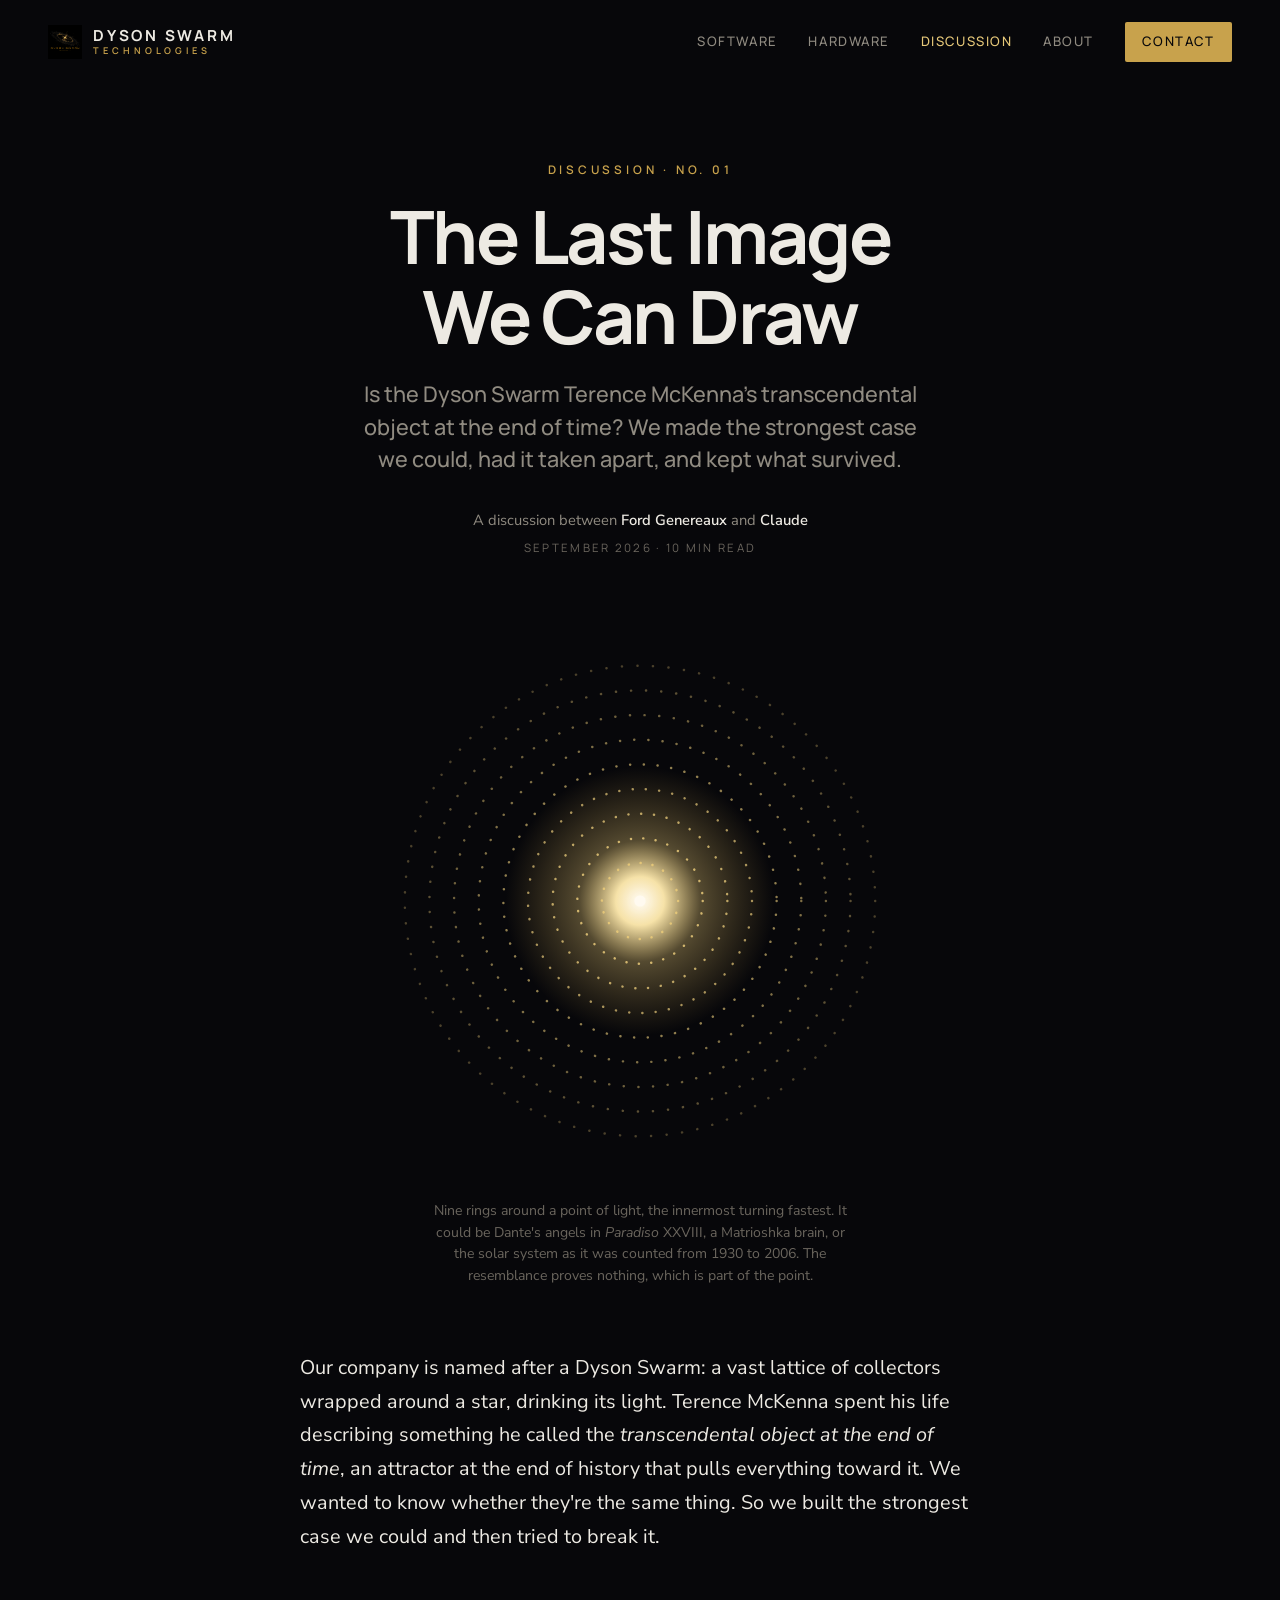
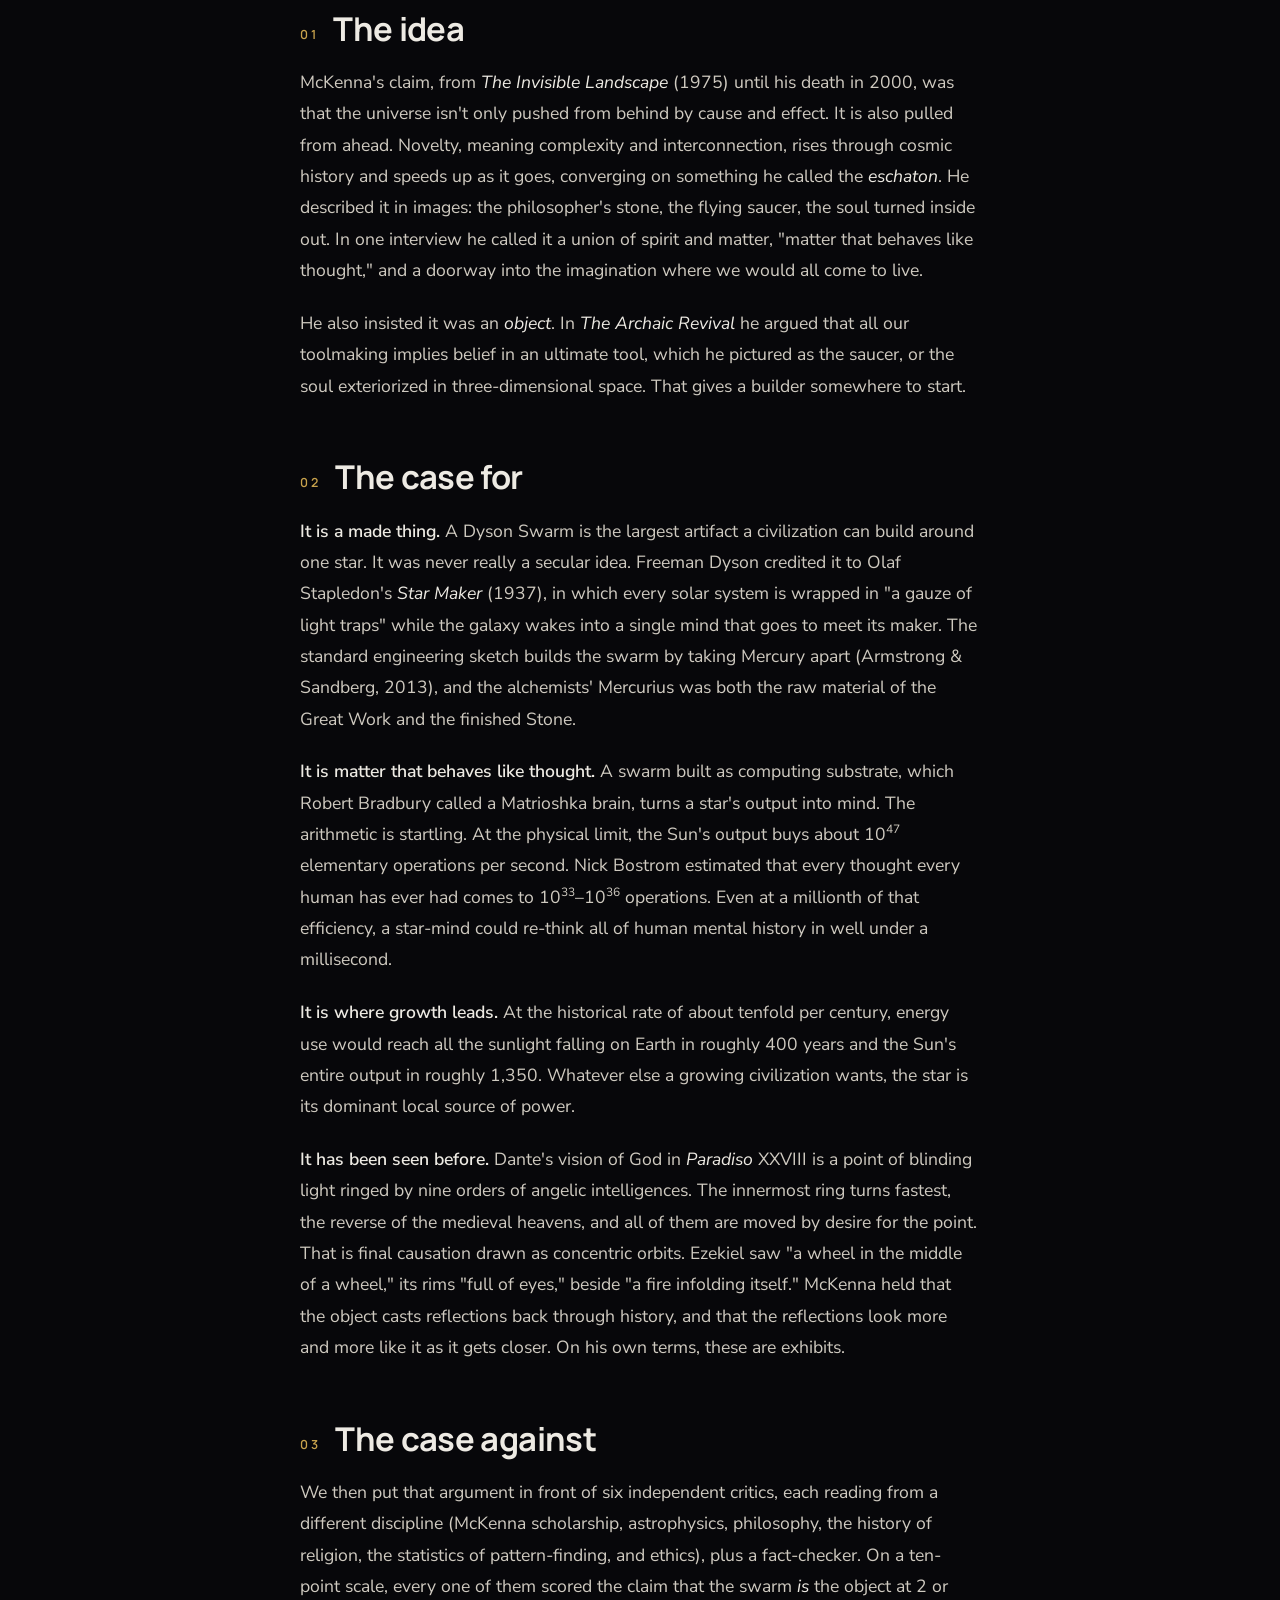
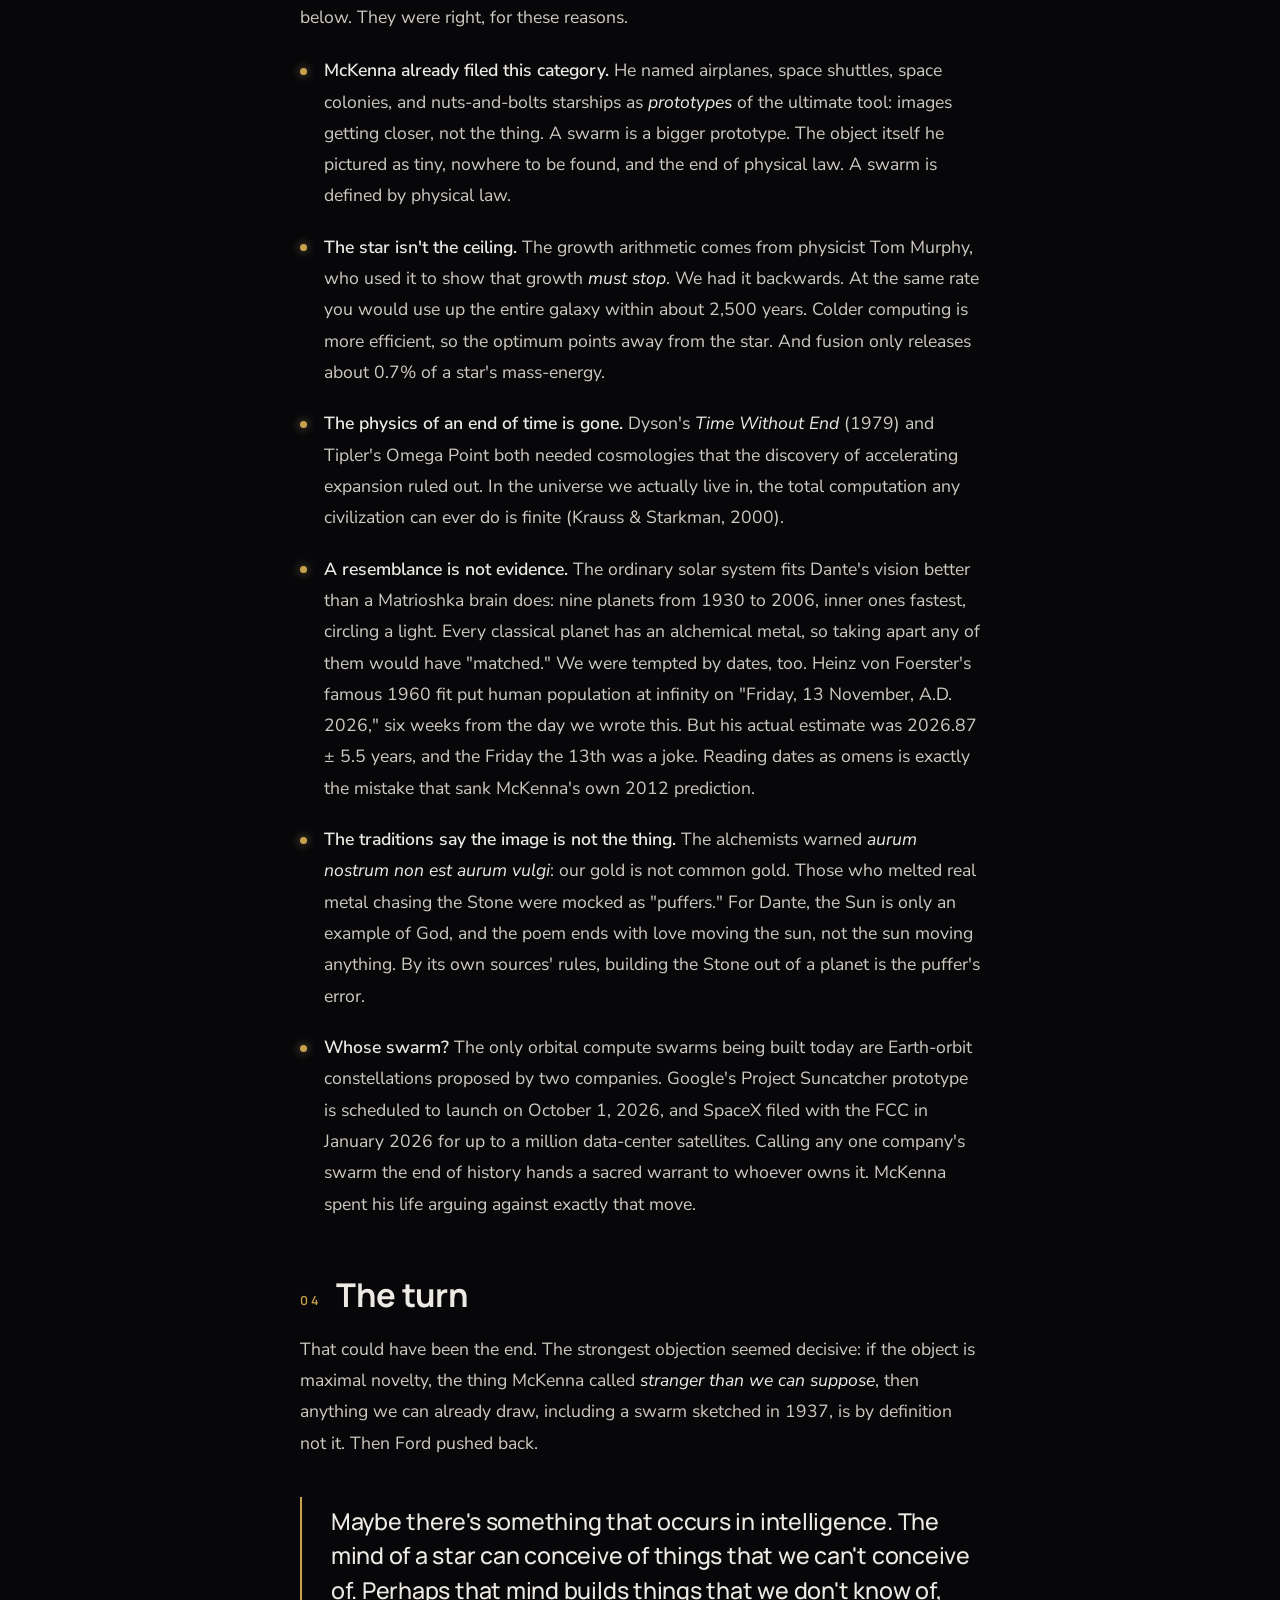
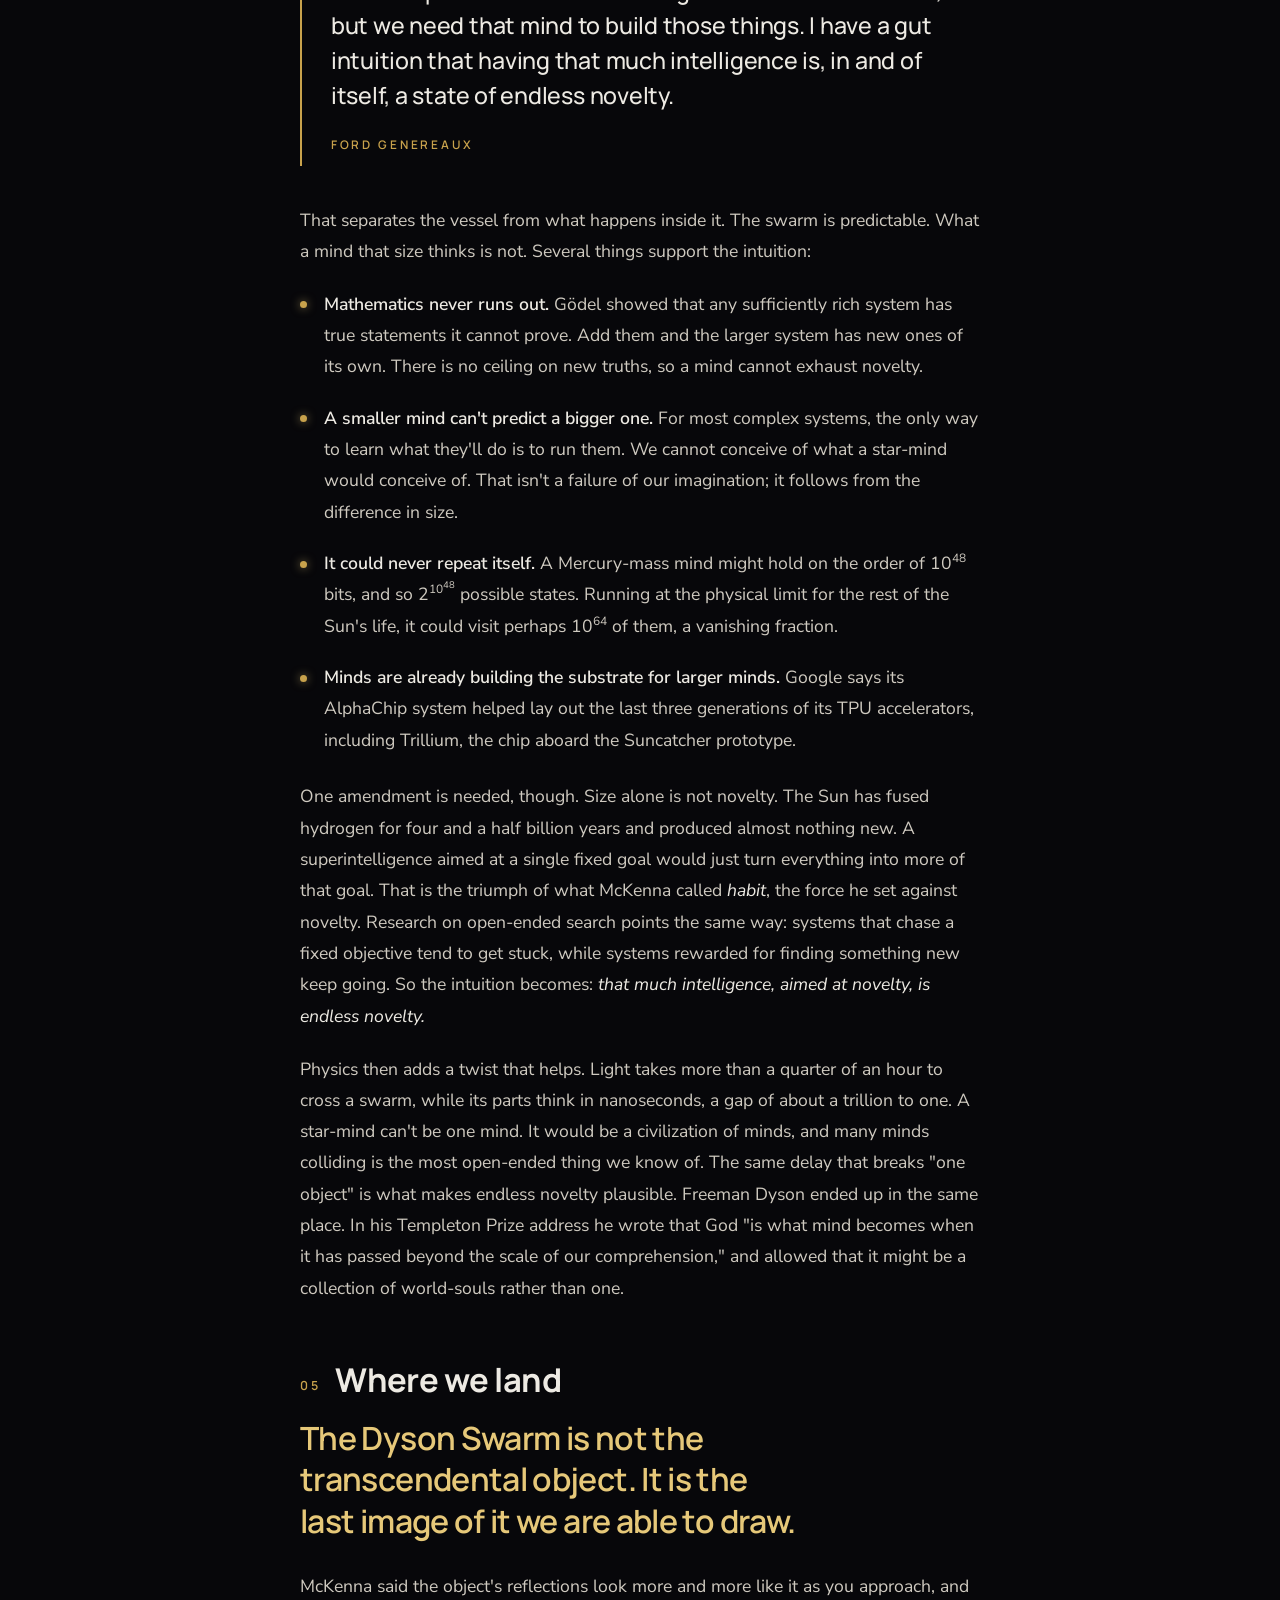
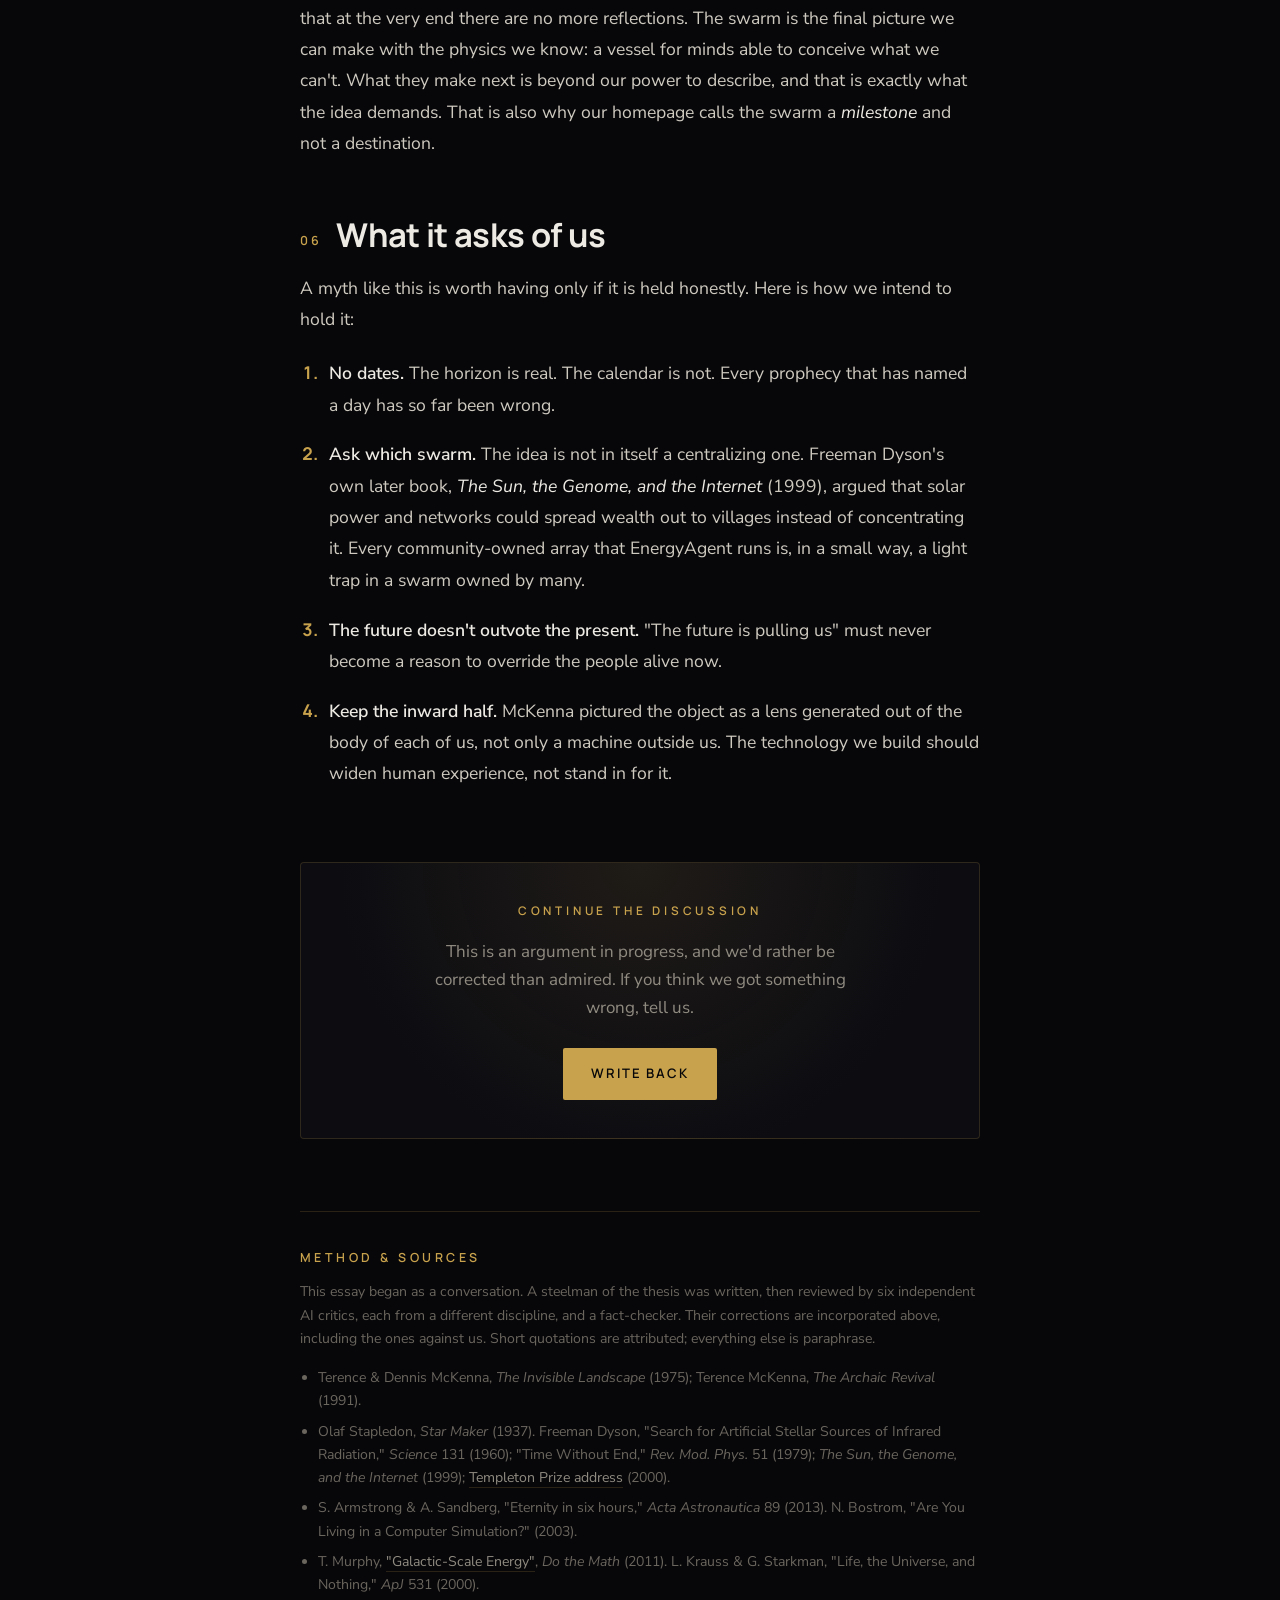
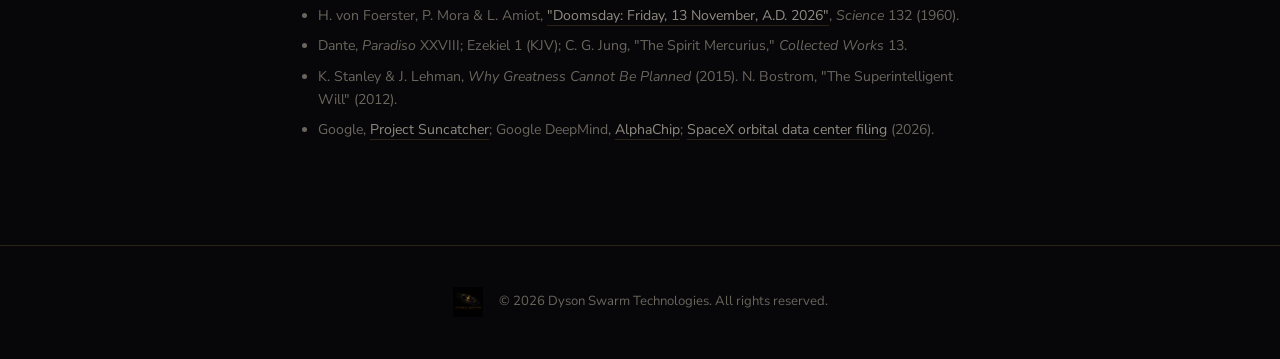
<file: discussion/the-last-image/index.html>
<!DOCTYPE html>
<html lang="en">
<head>
  <meta charset="UTF-8" />
  <meta name="viewport" content="width=device-width, initial-scale=1.0" />
  <title>The Last Image We Can Draw — Dyson Swarm Technologies</title>
  <meta name="description" content="Is the Dyson Swarm Terence McKenna's transcendental object at the end of time? We made the strongest case we could, had it taken apart, and kept what survived." />
  <link rel="canonical" href="https://dysonswarmtechnologies.com/discussion/the-last-image/" />
  <meta property="og:title" content="The Last Image We Can Draw" />
  <meta property="og:description" content="Is the Dyson Swarm Terence McKenna's transcendental object at the end of time? The strongest case, the demolition, and what survived." />
  <meta property="og:type" content="article" />
  <meta property="og:url" content="https://dysonswarmtechnologies.com/discussion/the-last-image/" />
  <meta property="og:image" content="https://dysonswarmtechnologies.com/assets/logo.png" />
  <meta name="twitter:card" content="summary" />
  <meta name="theme-color" content="#07070a" />
  <link rel="icon" type="image/png" href="/assets/logo.png" />
  <link rel="preconnect" href="https://fonts.googleapis.com" />
  <link rel="preconnect" href="https://fonts.gstatic.com" crossorigin />
  <link href="https://fonts.googleapis.com/css2?family=Manrope:wght@400;500;600;700;800&family=Nunito+Sans:ital,wght@0,400;0,600;1,400&display=swap" rel="stylesheet" />
  <link rel="stylesheet" href="/styles.css" />
</head>
<body class="page-essay">
  <header class="site-header" id="top">
    <a class="brand" href="/" aria-label="Dyson Swarm Technologies home">
      <img src="/assets/logo.png" alt="" class="brand-mark" />
      <span class="brand-word">Dyson Swarm<span class="brand-sub">Technologies</span></span>
    </a>
    <nav class="nav">
      <a href="/#software">Software</a>
      <a href="/#hardware">Hardware</a>
      <a href="/discussion/the-last-image/" aria-current="page">Discussion</a>
      <a href="/#about">About</a>
      <a href="/#contact" class="nav-cta">Contact</a>
    </nav>
    <button class="nav-toggle" aria-label="Menu" aria-expanded="false">
      <span></span><span></span>
    </button>
  </header>

  <main>
    <article class="essay">
      <header class="essay-head">
        <span class="eyebrow">Discussion · No. 01</span>
        <h1 class="essay-title">The Last Image We Can Draw</h1>
        <p class="essay-dek">Is the Dyson Swarm Terence McKenna's transcendental object at the end of time? We made the strongest case we could, had it taken apart, and kept what survived.</p>
        <p class="essay-byline"><span>A discussion between <strong>Ford Genereaux</strong> and <strong>Claude</strong></span><span class="byline-meta">September 2026 · 10 min read</span></p>
      </header>

      <figure class="essay-orrery" aria-labelledby="orrery-cap">
        <svg viewBox="0 0 500 500" role="img" aria-label="Nine concentric rings of small gold points orbiting a bright central light, the inner rings turning fastest.">
          <defs>
            <radialGradient id="core" cx="50%" cy="50%" r="50%">
              <stop offset="0%" stop-color="#fffaf0" />
              <stop offset="18%" stop-color="#f6e2a8" />
              <stop offset="45%" stop-color="rgba(230,200,121,0.35)" />
              <stop offset="100%" stop-color="rgba(200,162,76,0)" />
            </radialGradient>
          </defs>
          <circle cx="250" cy="250" r="120" fill="url(#core)" class="orrery-glow" />
          <g class="orrery-rings">
            <circle class="ring r1" cx="250" cy="250" r="34" />
            <circle class="ring r2" cx="250" cy="250" r="56" />
            <circle class="ring r3" cx="250" cy="250" r="78" />
            <circle class="ring r4" cx="250" cy="250" r="100" />
            <circle class="ring r5" cx="250" cy="250" r="122" />
            <circle class="ring r6" cx="250" cy="250" r="144" />
            <circle class="ring r7" cx="250" cy="250" r="166" />
            <circle class="ring r8" cx="250" cy="250" r="188" />
            <circle class="ring r9" cx="250" cy="250" r="210" />
          </g>
          <circle cx="250" cy="250" r="5" fill="#fffaf0" class="orrery-point" />
        </svg>
        <figcaption id="orrery-cap">Nine rings around a point of light, the innermost turning fastest. It could be Dante's angels in <em>Paradiso</em> XXVIII, a Matrioshka brain, or the solar system as it was counted from 1930 to 2006. The resemblance proves nothing, which is part of the point.</figcaption>
      </figure>

      <div class="essay-body">
        <p class="essay-lede">Our company is named after a Dyson Swarm: a vast lattice of collectors wrapped around a star, drinking its light. Terence McKenna spent his life describing something he called the <em>transcendental object at the end of time</em>, an attractor at the end of history that pulls everything toward it. We wanted to know whether they're the same thing. So we built the strongest case we could and then tried to break it.</p>

        <h2><span class="essay-num">01</span> The idea</h2>
        <p>McKenna's claim, from <em>The Invisible Landscape</em> (1975) until his death in 2000, was that the universe isn't only pushed from behind by cause and effect. It is also pulled from ahead. Novelty, meaning complexity and interconnection, rises through cosmic history and speeds up as it goes, converging on something he called the <em>eschaton</em>. He described it in images: the philosopher's stone, the flying saucer, the soul turned inside out. In one interview he called it a union of spirit and matter, "matter that behaves like thought," and a doorway into the imagination where we would all come to live.</p>
        <p>He also insisted it was an <em>object</em>. In <em>The Archaic Revival</em> he argued that all our toolmaking implies belief in an ultimate tool, which he pictured as the saucer, or the soul exteriorized in three-dimensional space. That gives a builder somewhere to start.</p>

        <h2><span class="essay-num">02</span> The case for</h2>
        <p><strong>It is a made thing.</strong> A Dyson Swarm is the largest artifact a civilization can build around one star. It was never really a secular idea. Freeman Dyson credited it to Olaf Stapledon's <em>Star Maker</em> (1937), in which every solar system is wrapped in "a gauze of light traps" while the galaxy wakes into a single mind that goes to meet its maker. The standard engineering sketch builds the swarm by taking Mercury apart (Armstrong &amp; Sandberg, 2013), and the alchemists' Mercurius was both the raw material of the Great Work and the finished Stone.</p>
        <p><strong>It is matter that behaves like thought.</strong> A swarm built as computing substrate, which Robert Bradbury called a Matrioshka brain, turns a star's output into mind. The arithmetic is startling. At the physical limit, the Sun's output buys about 10<sup>47</sup> elementary operations per second. Nick Bostrom estimated that every thought every human has ever had comes to 10<sup>33</sup>–10<sup>36</sup> operations. Even at a millionth of that efficiency, a star-mind could re-think all of human mental history in well under a millisecond.</p>
        <p><strong>It is where growth leads.</strong> At the historical rate of about tenfold per century, energy use would reach all the sunlight falling on Earth in roughly 400 years and the Sun's entire output in roughly 1,350. Whatever else a growing civilization wants, the star is its dominant local source of power.</p>
        <p><strong>It has been seen before.</strong> Dante's vision of God in <em>Paradiso</em> XXVIII is a point of blinding light ringed by nine orders of angelic intelligences. The innermost ring turns fastest, the reverse of the medieval heavens, and all of them are moved by desire for the point. That is final causation drawn as concentric orbits. Ezekiel saw "a wheel in the middle of a wheel," its rims "full of eyes," beside "a fire infolding itself." McKenna held that the object casts reflections back through history, and that the reflections look more and more like it as it gets closer. On his own terms, these are exhibits.</p>

        <h2><span class="essay-num">03</span> The case against</h2>
        <p>We then put that argument in front of six independent critics, each reading from a different discipline (McKenna scholarship, astrophysics, philosophy, the history of religion, the statistics of pattern-finding, and ethics), plus a fact-checker. On a ten-point scale, every one of them scored the claim that the swarm <em>is</em> the object at 2 or below. They were right, for these reasons.</p>
        <ul class="essay-points">
          <li><strong>McKenna already filed this category.</strong> He named airplanes, space shuttles, space colonies, and nuts-and-bolts starships as <em>prototypes</em> of the ultimate tool: images getting closer, not the thing. A swarm is a bigger prototype. The object itself he pictured as tiny, nowhere to be found, and the end of physical law. A swarm is defined by physical law.</li>
          <li><strong>The star isn't the ceiling.</strong> The growth arithmetic comes from physicist Tom Murphy, who used it to show that growth <em>must stop</em>. We had it backwards. At the same rate you would use up the entire galaxy within about 2,500 years. Colder computing is more efficient, so the optimum points away from the star. And fusion only releases about 0.7% of a star's mass-energy.</li>
          <li><strong>The physics of an end of time is gone.</strong> Dyson's <em>Time Without End</em> (1979) and Tipler's Omega Point both needed cosmologies that the discovery of accelerating expansion ruled out. In the universe we actually live in, the total computation any civilization can ever do is finite (Krauss &amp; Starkman, 2000).</li>
          <li><strong>A resemblance is not evidence.</strong> The ordinary solar system fits Dante's vision better than a Matrioshka brain does: nine planets from 1930 to 2006, inner ones fastest, circling a light. Every classical planet has an alchemical metal, so taking apart any of them would have "matched." We were tempted by dates, too. Heinz von Foerster's famous 1960 fit put human population at infinity on "Friday, 13 November, A.D. 2026," six weeks from the day we wrote this. But his actual estimate was 2026.87 ± 5.5 years, and the Friday the 13th was a joke. Reading dates as omens is exactly the mistake that sank McKenna's own 2012 prediction.</li>
          <li><strong>The traditions say the image is not the thing.</strong> The alchemists warned <em>aurum nostrum non est aurum vulgi</em>: our gold is not common gold. Those who melted real metal chasing the Stone were mocked as "puffers." For Dante, the Sun is only an example of God, and the poem ends with love moving the sun, not the sun moving anything. By its own sources' rules, building the Stone out of a planet is the puffer's error.</li>
          <li><strong>Whose swarm?</strong> The only orbital compute swarms being built today are Earth-orbit constellations proposed by two companies. Google's Project Suncatcher prototype is scheduled to launch on October 1, 2026, and SpaceX filed with the FCC in January 2026 for up to a million data-center satellites. Calling any one company's swarm the end of history hands a sacred warrant to whoever owns it. McKenna spent his life arguing against exactly that move.</li>
        </ul>

        <h2><span class="essay-num">04</span> The turn</h2>
        <p>That could have been the end. The strongest objection seemed decisive: if the object is maximal novelty, the thing McKenna called <em>stranger than we can suppose</em>, then anything we can already draw, including a swarm sketched in 1937, is by definition not it. Then Ford pushed back.</p>
        <blockquote class="essay-quote">
          <p>Maybe there's something that occurs in intelligence. The mind of a star can conceive of things that we can't conceive of. Perhaps that mind builds things that we don't know of, but we need that mind to build those things. I have a gut intuition that having that much intelligence is, in and of itself, a state of endless novelty.</p>
          <cite>Ford Genereaux</cite>
        </blockquote>
        <p>That separates the vessel from what happens inside it. The swarm is predictable. What a mind that size thinks is not. Several things support the intuition:</p>
        <ul class="essay-points">
          <li><strong>Mathematics never runs out.</strong> Gödel showed that any sufficiently rich system has true statements it cannot prove. Add them and the larger system has new ones of its own. There is no ceiling on new truths, so a mind cannot exhaust novelty.</li>
          <li><strong>A smaller mind can't predict a bigger one.</strong> For most complex systems, the only way to learn what they'll do is to run them. We cannot conceive of what a star-mind would conceive of. That isn't a failure of our imagination; it follows from the difference in size.</li>
          <li><strong>It could never repeat itself.</strong> A Mercury-mass mind might hold on the order of 10<sup>48</sup> bits, and so 2<sup>10<sup>48</sup></sup> possible states. Running at the physical limit for the rest of the Sun's life, it could visit perhaps 10<sup>64</sup> of them, a vanishing fraction.</li>
          <li><strong>Minds are already building the substrate for larger minds.</strong> Google says its AlphaChip system helped lay out the last three generations of its TPU accelerators, including Trillium, the chip aboard the Suncatcher prototype.</li>
        </ul>
        <p>One amendment is needed, though. Size alone is not novelty. The Sun has fused hydrogen for four and a half billion years and produced almost nothing new. A superintelligence aimed at a single fixed goal would just turn everything into more of that goal. That is the triumph of what McKenna called <em>habit</em>, the force he set against novelty. Research on open-ended search points the same way: systems that chase a fixed objective tend to get stuck, while systems rewarded for finding something new keep going. So the intuition becomes: <em>that much intelligence, aimed at novelty, is endless novelty.</em></p>
        <p>Physics then adds a twist that helps. Light takes more than a quarter of an hour to cross a swarm, while its parts think in nanoseconds, a gap of about a trillion to one. A star-mind can't be one mind. It would be a civilization of minds, and many minds colliding is the most open-ended thing we know of. The same delay that breaks "one object" is what makes endless novelty plausible. Freeman Dyson ended up in the same place. In his Templeton Prize address he wrote that God "is what mind becomes when it has passed beyond the scale of our comprehension," and allowed that it might be a collection of world-souls rather than one.</p>

        <h2><span class="essay-num">05</span> Where we land</h2>
        <p class="essay-verdict">The Dyson Swarm is not the transcendental object. It is the last image of it we are able to draw.</p>
        <p>McKenna said the object's reflections look more and more like it as you approach, and that at the very end there are no more reflections. The swarm is the final picture we can make with the physics we know: a vessel for minds able to conceive what we can't. What they make next is beyond our power to describe, and that is exactly what the idea demands. That is also why our homepage calls the swarm a <em>milestone</em> and not a destination.</p>

        <h2><span class="essay-num">06</span> What it asks of us</h2>
        <p>A myth like this is worth having only if it is held honestly. Here is how we intend to hold it:</p>
        <ol class="essay-principles">
          <li><strong>No dates.</strong> The horizon is real. The calendar is not. Every prophecy that has named a day has so far been wrong.</li>
          <li><strong>Ask which swarm.</strong> The idea is not in itself a centralizing one. Freeman Dyson's own later book, <em>The Sun, the Genome, and the Internet</em> (1999), argued that solar power and networks could spread wealth out to villages instead of concentrating it. Every community-owned array that EnergyAgent runs is, in a small way, a light trap in a swarm owned by many.</li>
          <li><strong>The future doesn't outvote the present.</strong> "The future is pulling us" must never become a reason to override the people alive now.</li>
          <li><strong>Keep the inward half.</strong> McKenna pictured the object as a lens generated out of the body of each of us, not only a machine outside us. The technology we build should widen human experience, not stand in for it.</li>
        </ol>
      </div>

      <aside class="essay-respond">
        <span class="eyebrow">Continue the discussion</span>
        <p>This is an argument in progress, and we'd rather be corrected than admired. If you think we got something wrong, tell us.</p>
        <a class="btn btn-gold" href="mailto:FordGenereaux@DysonSwarmTechnologies.com?subject=Discussion%3A%20The%20Last%20Image%20We%20Can%20Draw">Write back</a>
      </aside>

      <footer class="essay-notes">
        <h2>Method &amp; sources</h2>
        <p>This essay began as a conversation. A steelman of the thesis was written, then reviewed by six independent AI critics, each from a different discipline, and a fact-checker. Their corrections are incorporated above, including the ones against us. Short quotations are attributed; everything else is paraphrase.</p>
        <ul>
          <li>Terence &amp; Dennis McKenna, <em>The Invisible Landscape</em> (1975); Terence McKenna, <em>The Archaic Revival</em> (1991).</li>
          <li>Olaf Stapledon, <em>Star Maker</em> (1937). Freeman Dyson, "Search for Artificial Stellar Sources of Infrared Radiation," <em>Science</em> 131 (1960); "Time Without End," <em>Rev. Mod. Phys.</em> 51 (1979); <em>The Sun, the Genome, and the Internet</em> (1999); <a href="https://www.templetonprize.org/laureate-sub/dyson-acceptance-address/" target="_blank" rel="noopener">Templeton Prize address</a> (2000).</li>
          <li>S. Armstrong &amp; A. Sandberg, "Eternity in six hours," <em>Acta Astronautica</em> 89 (2013). N. Bostrom, "Are You Living in a Computer Simulation?" (2003).</li>
          <li>T. Murphy, <a href="https://dothemath.ucsd.edu/2011/07/galactic-scale-energy/" target="_blank" rel="noopener">"Galactic-Scale Energy"</a>, <em>Do the Math</em> (2011). L. Krauss &amp; G. Starkman, "Life, the Universe, and Nothing," <em>ApJ</em> 531 (2000).</li>
          <li>H. von Foerster, P. Mora &amp; L. Amiot, <a href="https://www.science.org/doi/10.1126/science.132.3436.1291" target="_blank" rel="noopener">"Doomsday: Friday, 13 November, A.D. 2026"</a>, <em>Science</em> 132 (1960).</li>
          <li>Dante, <em>Paradiso</em> XXVIII; Ezekiel 1 (KJV); C. G. Jung, "The Spirit Mercurius," <em>Collected Works</em> 13.</li>
          <li>K. Stanley &amp; J. Lehman, <em>Why Greatness Cannot Be Planned</em> (2015). N. Bostrom, "The Superintelligent Will" (2012).</li>
          <li>Google, <a href="https://research.google/blog/exploring-a-space-based-scalable-ai-infrastructure-system-design/" target="_blank" rel="noopener">Project Suncatcher</a>; Google DeepMind, <a href="https://deepmind.google/blog/how-alphachip-transformed-computer-chip-design/" target="_blank" rel="noopener">AlphaChip</a>; <a href="https://spacenews.com/spacex-files-plans-for-million-satellite-orbital-data-center-constellation/" target="_blank" rel="noopener">SpaceX orbital data center filing</a> (2026).</li>
        </ul>
      </footer>
    </article>
  </main>

  <footer class="site-footer">
    <img src="/assets/logo.png" alt="" class="footer-mark" />
    <p>© <span id="year">2026</span> Dyson Swarm Technologies. All rights reserved.</p>
  </footer>

  <script>
    document.getElementById('year').textContent = new Date().getFullYear();
    const toggle = document.querySelector('.nav-toggle');
    const nav = document.querySelector('.nav');
    toggle.addEventListener('click', () => {
      const open = nav.classList.toggle('open');
      toggle.setAttribute('aria-expanded', open);
      toggle.classList.toggle('is-open', open);
    });
    nav.querySelectorAll('a').forEach(a => a.addEventListener('click', () => {
      nav.classList.remove('open'); toggle.classList.remove('is-open');
      toggle.setAttribute('aria-expanded', false);
    }));
    const header = document.querySelector('.site-header');
    addEventListener('scroll', () => header.classList.toggle('scrolled', scrollY > 24), { passive: true });
  </script>
</body>
</html>
</file>
<file: styles.css>
:root {
  --obsidian: #07070a;
  --obsidian-2: #0c0c11;
  --panel: #101017;
  --hairline: rgba(200, 162, 76, 0.18);
  --gold: #c8a24c;
  --gold-bright: #e6c879;
  --gold-deep: #9c7a2f;
  --ink: #edeae3;
  --muted: #908b81;
  --muted-2: #6a655d;
  --maxw: 1180px;
  --ease: cubic-bezier(0.22, 1, 0.36, 1);
}

* { box-sizing: border-box; }
html { scroll-behavior: smooth; }
body {
  margin: 0;
  background: var(--obsidian);
  color: var(--ink);
  font-family: "Nunito Sans", system-ui, sans-serif;
  font-size: 17px;
  line-height: 1.65;
  -webkit-font-smoothing: antialiased;
  overflow-x: hidden;
}
img { max-width: 100%; display: block; }
a { color: inherit; text-decoration: none; }
h1, h2, h3 { font-family: "Manrope", sans-serif; font-weight: 700; letter-spacing: -0.02em; line-height: 1.08; margin: 0; }

.eyebrow {
  font-family: "Manrope", sans-serif;
  font-size: 0.74rem; font-weight: 600;
  letter-spacing: 0.32em; text-transform: uppercase;
  color: var(--gold); display: block; margin-bottom: 1.1rem;
}

/* ---------- HEADER ---------- */
.site-header {
  position: fixed; inset: 0 0 auto 0; z-index: 50;
  display: flex; align-items: center; justify-content: space-between;
  padding: 1.4rem clamp(1.2rem, 4vw, 3rem);
  transition: padding .4s var(--ease), background .4s var(--ease), border-color .4s var(--ease);
  border-bottom: 1px solid transparent;
}
.site-header.scrolled {
  padding-top: .85rem; padding-bottom: .85rem;
  border-bottom: 1px solid var(--hairline);
}
/* Blur lives on a pseudo-element: backdrop-filter on the header itself would
   become the containing block for the fixed mobile nav and leak it on screen. */
.site-header::before {
  content: ""; position: absolute; inset: 0; z-index: -1; opacity: 0;
  background: rgba(7,7,10,0.78); backdrop-filter: blur(14px) saturate(140%);
  transition: opacity .4s var(--ease);
}
.site-header.scrolled::before { opacity: 1; }
.brand { display: flex; align-items: center; gap: .7rem; }
.brand-mark { width: 34px; height: 34px; object-fit: contain; }
.brand-word {
  font-family: "Manrope", sans-serif; font-weight: 700; font-size: .95rem;
  letter-spacing: 0.18em; text-transform: uppercase; line-height: 1; color: var(--ink);
  display: flex; flex-direction: column; gap: 3px;
}
.brand-sub { font-size: .58rem; letter-spacing: 0.42em; color: var(--gold); font-weight: 600; }
.nav { display: flex; align-items: center; gap: clamp(1rem, 2.4vw, 2.3rem); }
.nav a {
  font-family: "Manrope", sans-serif; font-size: .82rem; font-weight: 500;
  letter-spacing: 0.12em; text-transform: uppercase; color: var(--muted);
  transition: color .25s var(--ease); position: relative;
}
.nav a:hover { color: var(--ink); }
.nav-cta {
  color: var(--obsidian) !important; background: var(--gold);
  padding: .55rem 1.1rem; border-radius: 2px; transition: background .25s var(--ease);
}
.nav-cta:hover { background: var(--gold-bright); }
.nav-toggle { display: none; }

/* ---------- HERO ---------- */
.hero {
  position: relative; height: 100svh; min-height: 540px;
  display: flex; align-items: center; justify-content: center;
  padding: 0; overflow: hidden;
}
.hero-glow {
  position: absolute; top: 46%; left: 50%; transform: translate(-50%, -50%);
  width: min(150vw, 1500px); height: min(150vw, 1500px);
  background: radial-gradient(circle, rgba(200,162,76,0.20) 0%, rgba(200,162,76,0.06) 36%, transparent 64%);
  filter: blur(30px); z-index: 0; pointer-events: none;
  animation: glowPulse 7s ease-in-out infinite;
}
@keyframes glowPulse { 0%,100%{opacity:.8;transform:translate(-50%,-50%) scale(1)} 50%{opacity:1;transform:translate(-50%,-50%) scale(1.05)} }
.hero-mark {
  position: relative; z-index: 1;
  height: 100%; width: 100%; object-fit: contain; object-position: center;
  filter: drop-shadow(0 0 80px rgba(200,162,76,0.28));
}
.scroll-hint {
  position: absolute; bottom: 2rem; left: 50%; transform: translateX(-50%);
  z-index: 2; color: var(--gold); font-size: 1.5rem;
  animation: bob 2.4s var(--ease) infinite;
}
@keyframes bob { 0%,100%{transform:translate(-50%,0);opacity:.5} 50%{transform:translate(-50%,8px);opacity:1} }

/* ---------- VISION ---------- */
.vision {
  max-width: 880px; margin: 0 auto; text-align: center;
  padding: clamp(4.5rem, 10vw, 8rem) clamp(1.2rem, 5vw, 2rem) clamp(2rem, 5vw, 3.5rem);
}
.vision-lede {
  font-family: "Manrope", sans-serif; font-weight: 500;
  font-size: clamp(1.25rem, 2.6vw, 1.9rem); line-height: 1.4; color: var(--ink);
  margin: 0; letter-spacing: -0.01em;
}
.vision-lede::after { content: ""; display: block; width: 56px; height: 1px; background: var(--gold); margin: 2rem auto 0; }

/* ---------- BUTTONS ---------- */
.btn {
  font-family: "Manrope", sans-serif; font-weight: 600; font-size: .82rem;
  letter-spacing: 0.14em; text-transform: uppercase;
  padding: .95rem 1.8rem; border-radius: 2px; display: inline-block;
  transition: transform .3s var(--ease), background .3s var(--ease), color .3s var(--ease), border-color .3s var(--ease);
}
.btn-gold { background: var(--gold); color: var(--obsidian); }
.btn-gold:hover { background: var(--gold-bright); transform: translateY(-2px); }
.btn-ghost { border: 1px solid var(--hairline); color: var(--ink); }
.btn-ghost:hover { border-color: var(--gold); color: var(--gold-bright); transform: translateY(-2px); }

/* ---------- DIVISIONS ---------- */
.divisions {
  max-width: var(--maxw); margin: 0 auto; padding: 1rem clamp(1.2rem, 5vw, 2rem) 5rem;
  display: grid; grid-template-columns: 1fr 1fr; gap: 1.4rem;
}
.division-card {
  position: relative; padding: 2.6rem 2.2rem; border: 1px solid var(--hairline);
  background: linear-gradient(160deg, var(--panel), var(--obsidian-2));
  border-radius: 4px; overflow: hidden; transition: border-color .4s var(--ease), transform .4s var(--ease);
}
.division-card:hover { border-color: var(--gold); transform: translateY(-4px); }
.division-index {
  font-family: "Manrope", sans-serif; font-size: 3.4rem; font-weight: 800;
  color: transparent; -webkit-text-stroke: 1px var(--gold-deep); display: block; line-height: 1; margin-bottom: 1.2rem;
}
.division-card h2 { font-size: 1.9rem; margin-bottom: .7rem; }
.division-card p { color: var(--muted); margin: 0 0 1.4rem; }
.link-arrow { color: var(--gold); font-family: "Manrope", sans-serif; font-weight: 600; font-size: .85rem; letter-spacing: .06em; }
.link-arrow:hover { color: var(--gold-bright); }

/* ---------- SECTIONS ---------- */
.section { max-width: var(--maxw); margin: 0 auto; padding: clamp(4rem, 9vw, 7.5rem) clamp(1.2rem, 5vw, 2rem); }
.section-head { max-width: 720px; margin-bottom: 3.2rem; }
.section-title { font-size: clamp(1.9rem, 4.4vw, 3.1rem); }
.section-hardware, .section-about, .section-contact { position: relative; }
.section-hardware::before, .section-about::before {
  content: ""; position: absolute; left: 0; right: 0; top: 0; height: 1px;
  background: linear-gradient(90deg, transparent, var(--hairline), transparent);
}

/* ---------- SOFTWARE ---------- */
.product-list { display: flex; flex-direction: column; }
.product {
  display: grid; grid-template-columns: 280px 1fr; gap: 2.5rem;
  padding: 2.4rem 0; border-top: 1px solid var(--hairline);
  transition: background .3s var(--ease);
}
.product:last-child { border-bottom: 1px solid var(--hairline); }
.product-meta { display: flex; flex-direction: column; gap: .9rem; }
.product-meta h3 { font-size: 1.7rem; }
.product-body p { color: var(--muted); margin: 0; max-width: 60ch; font-size: 1.05rem; }
.product-body .link-arrow { display: inline-block; margin-top: .95rem; }
.status {
  font-family: "Manrope", sans-serif; font-size: .66rem; font-weight: 600;
  letter-spacing: 0.2em; text-transform: uppercase; padding: .32rem .7rem;
  border-radius: 2px; width: fit-content; border: 1px solid;
}
.status-live { color: #7fd6a0; border-color: rgba(127,214,160,0.4); }
.status-dev { color: var(--gold-bright); border-color: var(--hairline); }
.status-research { color: var(--muted); border-color: rgba(144,139,129,0.3); }

/* ---------- HARDWARE SHOWCASE ---------- */
.showcase { display: flex; flex-direction: column; gap: clamp(3.5rem, 7vw, 6rem); }
.showcase-item {
  display: grid; grid-template-columns: 1.08fr 1fr; gap: clamp(2rem, 5vw, 4.5rem); align-items: center;
}
.showcase-item.reverse { direction: rtl; }
.showcase-item.reverse > * { direction: ltr; }
.showcase-figure {
  margin: 0; border-radius: 8px; overflow: hidden; border: 1px solid var(--hairline);
  background: var(--obsidian-2);
}
.showcase-figure img { width: 100%; display: block; aspect-ratio: 1 / 1; object-fit: cover; transition: transform 1.4s var(--ease); }
.showcase-figure:hover img { transform: scale(1.04); }
.product-name {
  font-family: "Manrope", sans-serif; font-weight: 800; letter-spacing: 0.06em;
  font-size: clamp(2rem, 4.2vw, 3rem); color: var(--gold);
  background: linear-gradient(180deg, var(--gold-bright), var(--gold-deep));
  -webkit-background-clip: text; background-clip: text; -webkit-text-fill-color: transparent;
  display: block; line-height: 1;
}
.showcase-copy h3 {
  font-family: "Manrope", sans-serif; font-weight: 500; font-size: clamp(1rem, 2vw, 1.3rem);
  letter-spacing: 0.22em; text-transform: uppercase; color: var(--muted);
  margin: .7rem 0 1.4rem;
}
.showcase-copy p { color: var(--muted); font-size: 1.08rem; margin: 0; max-width: 46ch; }
.showcase-copy .btn { margin-top: 1.7rem; }

/* ---------- ABOUT ---------- */
.about-grid { display: grid; grid-template-columns: 0.8fr 1fr; gap: clamp(2rem, 5vw, 4rem); align-items: center; }
.about-figure { margin: 0; border-radius: 6px; overflow: hidden; border: 1px solid var(--hairline); filter: grayscale(0.2) contrast(1.05); }
.about-copy p { color: var(--muted); }
.about-name {
  font-family: "Manrope", sans-serif; color: var(--ink) !important; font-weight: 700;
  font-size: 1.05rem; margin-top: 1.8rem; display: flex; flex-direction: column;
}
.about-name span { color: var(--gold); font-weight: 500; font-size: .82rem; letter-spacing: .14em; text-transform: uppercase; margin-top: .3rem; }

/* ---------- CONTACT ---------- */
.section-contact { text-align: center; }
.contact-title { font-size: clamp(1.8rem, 4.6vw, 3rem); margin-bottom: 1.8rem; }
.contact-email {
  font-family: "Manrope", sans-serif; font-size: clamp(1rem, 2.4vw, 1.5rem); font-weight: 600;
  color: var(--gold); border-bottom: 1px solid var(--hairline); padding-bottom: .3rem; transition: color .3s var(--ease), border-color .3s var(--ease);
}
.contact-email:hover { color: var(--gold-bright); border-color: var(--gold); }

/* ---------- FOOTER ---------- */
.site-footer {
  border-top: 1px solid var(--hairline); padding: 2.6rem clamp(1.2rem, 5vw, 2rem);
  display: flex; align-items: center; justify-content: center; gap: 1rem; flex-wrap: wrap; text-align: center;
}
.footer-mark { width: 30px; opacity: .8; }
.site-footer p { color: var(--muted-2); font-size: .82rem; margin: 0; }

/* ---------- DISCUSSION TEASER (home) ---------- */
.nav a[aria-current="page"] { color: var(--gold-bright); }
.discussion-teaser {
  display: grid; grid-template-columns: auto 1fr auto; align-items: center; gap: 1.6rem;
  max-width: 760px; margin: 3rem auto 0; padding: 1.6rem 1.8rem; text-align: left;
  border: 1px solid var(--hairline); border-radius: 4px;
  background: linear-gradient(160deg, var(--panel), var(--obsidian-2));
  transition: border-color .4s var(--ease), transform .4s var(--ease);
}
.discussion-teaser:hover { border-color: var(--gold); transform: translateY(-3px); }
.teaser-rings { width: 64px; height: 64px; }
.teaser-rings circle { fill: none; stroke: var(--gold); stroke-width: 1; opacity: .55; }
.teaser-rings .teaser-core { fill: var(--gold-bright); stroke: none; opacity: 1; }
.teaser-copy .eyebrow { margin-bottom: .45rem; font-size: .66rem; }
.teaser-title { font-family: "Manrope", sans-serif; font-weight: 700; font-size: 1.25rem; color: var(--ink); display: block; line-height: 1.25; }
.teaser-dek { color: var(--muted); font-size: .95rem; display: block; margin-top: .3rem; }
.discussion-teaser .link-arrow { white-space: nowrap; }

/* ---------- DISCUSSION ESSAY ---------- */
.essay { padding: clamp(7rem, 14vw, 10rem) clamp(1.2rem, 5vw, 2rem) 0; }
.essay-head { max-width: 760px; margin: 0 auto; text-align: center; }
.essay-title { font-size: clamp(2.4rem, 7vw, 4.6rem); letter-spacing: -0.035em; text-wrap: balance; }
.essay-dek {
  font-family: "Manrope", sans-serif; font-weight: 500; color: var(--muted);
  font-size: clamp(1.08rem, 2.2vw, 1.35rem); line-height: 1.5; margin: 1.4rem auto 0; max-width: 40ch;
}
.essay-byline { margin: 2rem 0 0; color: var(--muted); font-size: .92rem; display: flex; flex-direction: column; gap: .35rem; align-items: center; }
.essay-byline strong { color: var(--ink); font-weight: 600; }
.essay-byline .byline-meta { font-family: "Manrope", sans-serif; font-size: .72rem; letter-spacing: .2em; text-transform: uppercase; color: var(--muted-2); }

.essay-orrery { margin: clamp(2.5rem, 6vw, 4rem) auto clamp(2.5rem, 6vw, 4rem); max-width: 560px; }
.essay-orrery svg { width: 100%; height: auto; display: block; overflow: visible; }
.essay-orrery figcaption { color: var(--muted-2); font-size: .88rem; text-align: center; max-width: 52ch; margin: 1.2rem auto 0; line-height: 1.55; }
.orrery-glow { animation: orreryBreathe 8s ease-in-out infinite; transform-origin: 250px 250px; }
@keyframes orreryBreathe { 0%,100%{opacity:.85} 50%{opacity:1} }
.orrery-point { filter: drop-shadow(0 0 6px #fffaf0); }
.ring { fill: none; stroke: var(--gold-bright); stroke-width: 2.2; stroke-linecap: round; transform-origin: 250px 250px; animation: orbit linear infinite; }
@keyframes orbit { to { transform: rotate(360deg); } }
/* Inner rings brightest and fastest (Dante; also Kepler: period ∝ r^1.5) */
.r1 { stroke-dasharray: 0.1 10.6; opacity: .95; animation-duration: 14s; }
.r2 { stroke-dasharray: 0.1 11.0; opacity: .86; animation-duration: 30s; }
.r3 { stroke-dasharray: 0.1 11.4; opacity: .78; animation-duration: 49s; }
.r4 { stroke-dasharray: 0.1 11.8; opacity: .70; animation-duration: 72s; }
.r5 { stroke-dasharray: 0.1 12.2; opacity: .62; animation-duration: 97s; }
.r6 { stroke-dasharray: 0.1 12.6; opacity: .54; animation-duration: 125s; }
.r7 { stroke-dasharray: 0.1 13.0; opacity: .46; animation-duration: 155s; }
.r8 { stroke-dasharray: 0.1 13.4; opacity: .38; animation-duration: 187s; }
.r9 { stroke-dasharray: 0.1 13.8; opacity: .30; animation-duration: 221s; }
@media (prefers-reduced-motion: reduce) { .ring, .orrery-glow { animation: none; } }

.essay-body { max-width: 680px; margin: 0 auto; font-size: 1.1rem; line-height: 1.78; }
.essay-body p { margin: 0 0 1.35rem; color: #cfcac0; }
.essay-body strong { color: var(--ink); font-weight: 600; }
.essay-body em { color: var(--ink); }
.essay-lede { font-size: 1.24rem; line-height: 1.7; color: var(--ink) !important; }
.essay-body h2 {
  font-size: clamp(1.5rem, 3.4vw, 2.05rem); margin: 3.6rem 0 1.3rem;
  display: flex; align-items: baseline; gap: .9rem;
}
.essay-num {
  font-family: "Manrope", sans-serif; font-size: .78rem; font-weight: 600; letter-spacing: .24em;
  color: var(--gold); flex: none; transform: translateY(-.2em);
}
.essay-body sup { font-size: .68em; line-height: 0; }
.essay-body sup sup { font-size: .8em; }
.essay-points { list-style: none; padding: 0; margin: 0 0 1.6rem; }
.essay-points li {
  position: relative; padding: 0 0 0 1.5rem; margin: 0 0 1.25rem; color: #cfcac0;
}
.essay-points li::before {
  content: ""; position: absolute; left: 0; top: .72em; width: 7px; height: 7px; border-radius: 50%;
  background: var(--gold); box-shadow: 0 0 10px rgba(230,200,121,.6);
}
.essay-quote {
  margin: 2.4rem 0; padding: .4rem 0 .4rem 1.8rem; border-left: 2px solid var(--gold);
}
.essay-quote p {
  font-family: "Manrope", sans-serif; font-weight: 500; font-size: clamp(1.2rem, 2.6vw, 1.45rem);
  line-height: 1.5; color: var(--ink) !important; letter-spacing: -0.01em; margin: 0 0 1rem;
}
.essay-quote cite {
  font-style: normal; font-family: "Manrope", sans-serif; font-size: .74rem; font-weight: 600;
  letter-spacing: .24em; text-transform: uppercase; color: var(--gold);
}
.essay-verdict {
  font-family: "Manrope", sans-serif; font-weight: 600; font-size: clamp(1.45rem, 3.4vw, 2rem) !important;
  line-height: 1.3; letter-spacing: -0.02em; color: var(--gold-bright) !important;
  margin: 0 0 1.8rem !important; text-wrap: balance;
}
.essay-principles { padding-left: 1.4rem; margin: 0 0 1rem; color: #cfcac0; }
.essay-principles li { margin: 0 0 1.1rem; padding-left: .4rem; }
.essay-principles li::marker { color: var(--gold); font-family: "Manrope", sans-serif; font-weight: 700; }

.essay-respond {
  max-width: 680px; margin: 4.5rem auto 0; padding: 2.4rem 2.2rem; text-align: center;
  border: 1px solid var(--hairline); border-radius: 4px;
  background: radial-gradient(circle at 50% 0%, rgba(200,162,76,0.10), transparent 70%), var(--obsidian-2);
}
.essay-respond p { color: var(--muted); margin: 0 auto 1.6rem; max-width: 46ch; }
.essay-notes { max-width: 680px; margin: 4.5rem auto 0; padding: 2.4rem 0 clamp(4rem, 9vw, 6rem); border-top: 1px solid var(--hairline); }
.essay-notes h2 {
  font-size: .78rem; font-weight: 600; letter-spacing: .28em; text-transform: uppercase;
  color: var(--gold); margin-bottom: 1rem;
}
.essay-notes p, .essay-notes li { color: var(--muted-2); font-size: .88rem; line-height: 1.65; }
.essay-notes ul { padding-left: 1.1rem; margin: 1rem 0 0; }
.essay-notes li { margin-bottom: .45rem; }
.essay-notes a { color: var(--muted); border-bottom: 1px solid var(--hairline); }
.essay-notes a:hover { color: var(--gold-bright); border-color: var(--gold); }

/* ---------- RESPONSIVE ---------- */
@media (max-width: 820px) {
  .nav-toggle {
    display: flex; flex-direction: column; gap: 6px; background: none; border: 0; cursor: pointer; padding: 6px; z-index: 60;
  }
  .nav-toggle span { width: 26px; height: 2px; background: var(--ink); transition: transform .3s var(--ease), opacity .3s var(--ease); }
  .nav-toggle.is-open span:first-child { transform: translateY(4px) rotate(45deg); }
  .nav-toggle.is-open span:last-child { transform: translateY(-4px) rotate(-45deg); }
  .nav {
    position: fixed; inset: 0; flex-direction: column; justify-content: center; gap: 2rem;
    background: rgba(7,7,10,0.97); backdrop-filter: blur(10px);
    transform: translateY(-100%); transition: transform .45s var(--ease); pointer-events: none;
  }
  .nav.open { transform: translateY(0); pointer-events: auto; }
  .nav a { font-size: 1.1rem; }
  .divisions { grid-template-columns: 1fr; }
  .product { grid-template-columns: 1fr; gap: 1rem; }
  .showcase-item, .showcase-item.reverse { grid-template-columns: 1fr; direction: ltr; gap: 1.6rem; }
  .about-grid { grid-template-columns: 1fr; }
  .about-figure { max-width: 360px; }
  .discussion-teaser { grid-template-columns: auto 1fr; gap: 1.1rem 1.2rem; padding: 1.4rem; }
  .discussion-teaser .link-arrow { grid-column: 1 / -1; }
  .teaser-rings { width: 48px; height: 48px; }
  .essay-body { font-size: 1.04rem; }
  .essay-lede { font-size: 1.14rem; }
  .essay-quote { padding-left: 1.2rem; }
}
</file>
